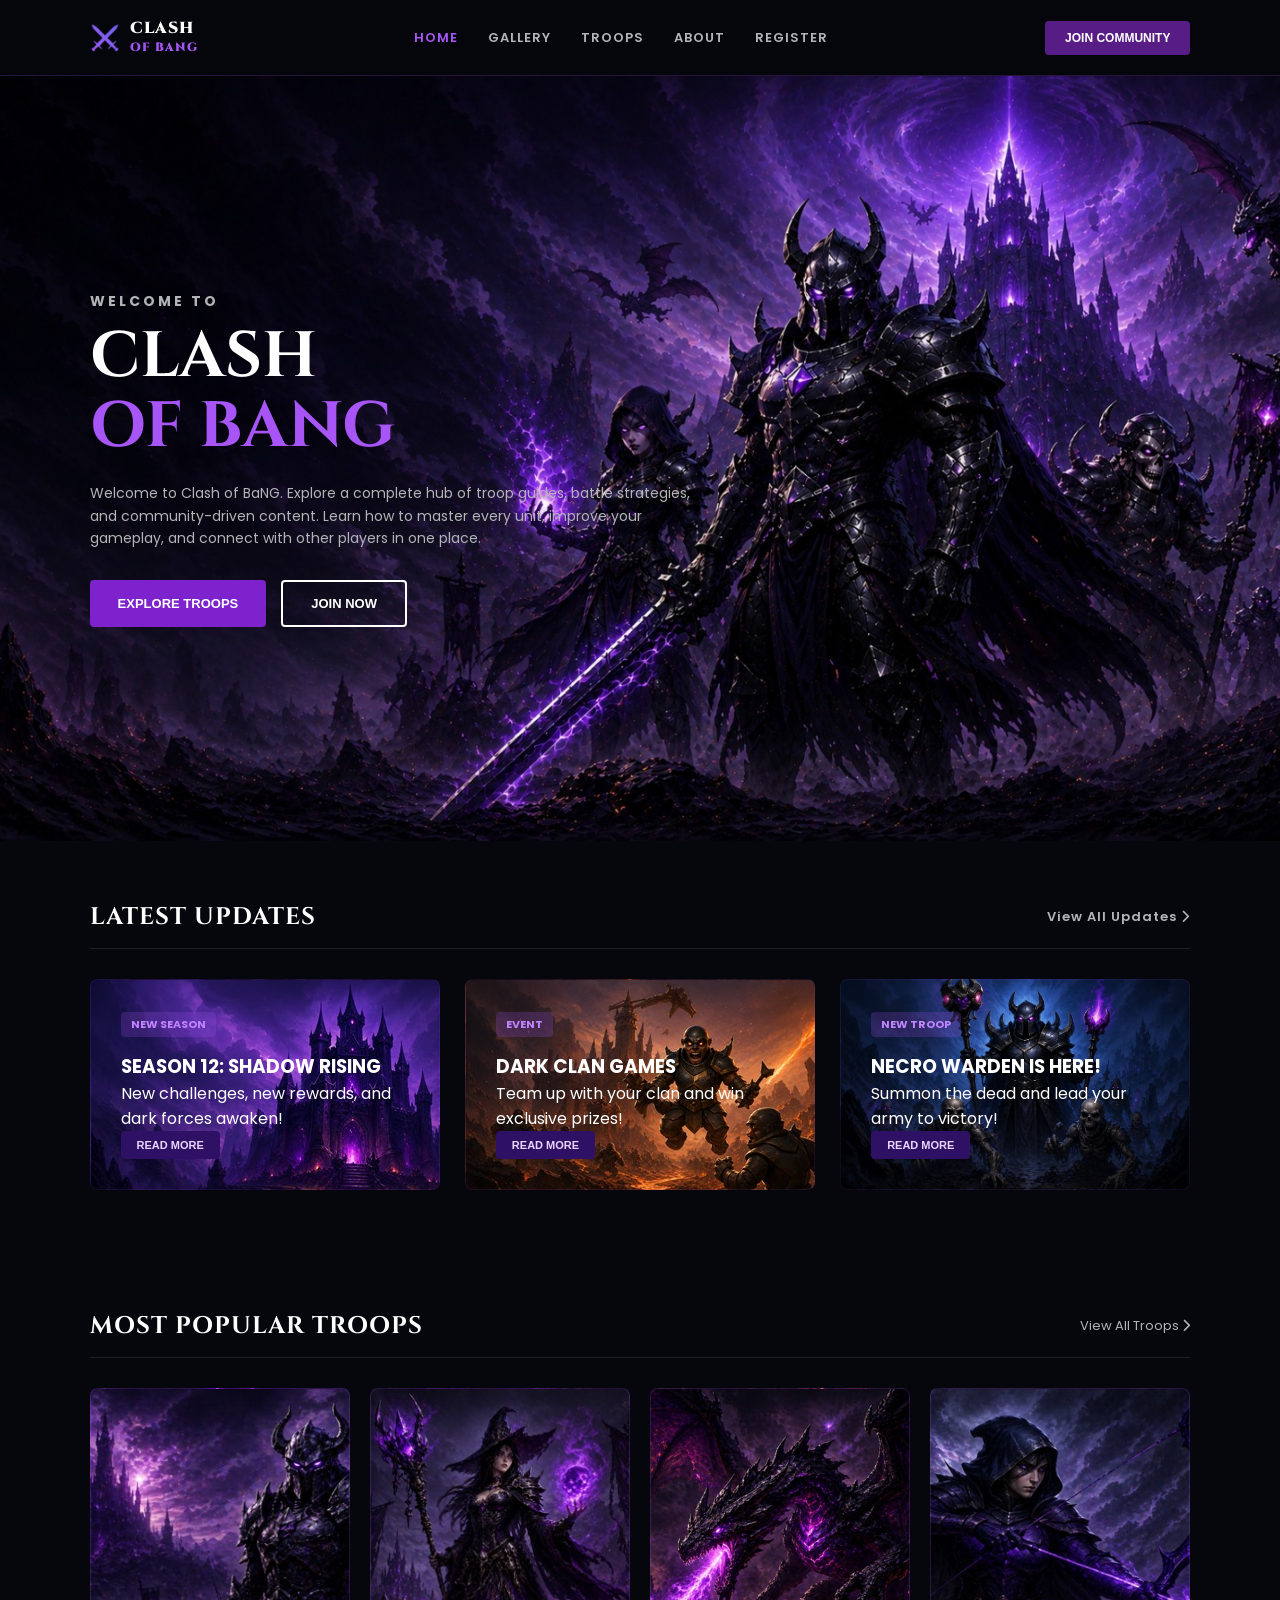
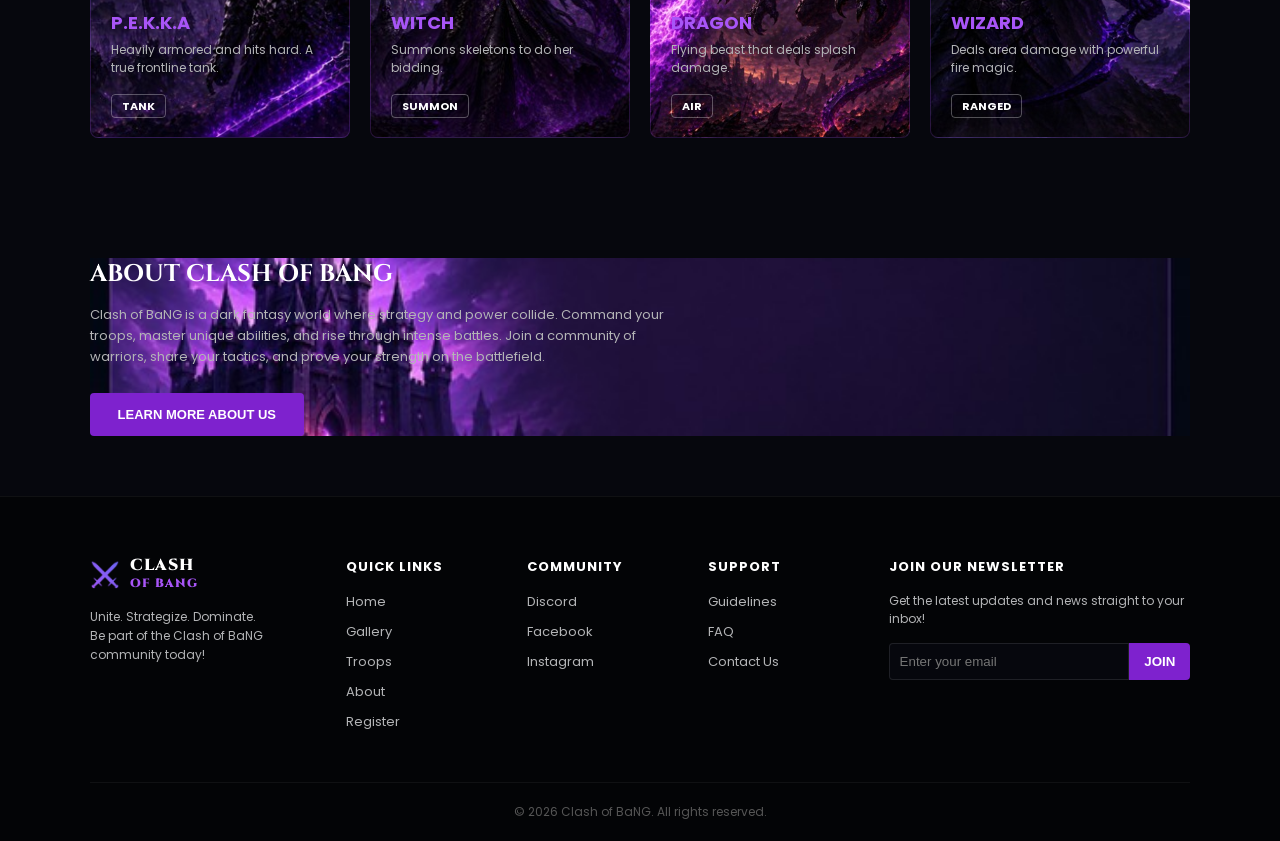
<file: index.html>
<!DOCTYPE html>
<html lang="id">
<head>
    <meta charset="UTF-8">
    <meta name="viewport" content="width=device-width, initial-scale=1.0">
    <title>Clash of BaNG - Dark Fantasy Community</title>
    <link href="https://fonts.googleapis.com/css2?family=Cinzel:wght@700;900&family=Poppins:wght@300;400;600;700&display=swap" rel="stylesheet">
    <link rel="stylesheet" href="https://cdnjs.cloudflare.com/ajax/libs/font-awesome/6.0.0/css/all.min.css">
    <link rel="stylesheet" href="style.css">
</head>
<body>

    <header class="navbar">
        <div class="logo" onclick="switchPage('home')">
            <div class="logo-icon">⚔️</div>
            <div class="logo-text">CLASH<br><span>OF BANG</span></div>
        </div>
        <nav>
            <a href="#" class="nav-link active" onclick="switchPage('home')">HOME</a>
            <a href="#" class="nav-link" onclick="switchPage('gallery')">GALLERY</a>
            <a href="#" class="nav-link" onclick="switchPage('troops')">TROOPS</a>
            <a href="#" class="nav-link" onclick="switchPage('about')">ABOUT</a>
            <a href="#" class="nav-link" onclick="switchPage('register')">REGISTER</a>
        </nav>
        <button id="nav-join-btn" class="btn-join" onclick="switchPage('register')">JOIN COMMUNITY</button>
    </header>

    <main id="page-home" class="page active">
        <section class="hero">
            <div class="hero-content">
                <h5>WELCOME TO</h5>
                <h1>CLASH <br><span class="purple-text">OF BANG</span></h1>
                <p>Welcome to Clash of BaNG. Explore a complete hub of troop guides, battle strategies, and community-driven content. Learn how to master every unit, improve your gameplay, and connect with other players in one place.</p>
                <div class="hero-buttons">
                    <button class="btn-primary" onclick="switchPage('troops')">EXPLORE TROOPS</button>
                   <button id="hero-join-btn" class="btn-secondary" onclick="switchPage('register')">JOIN NOW</button>
                </div>
            </div>
            <div class="hero-image">
                <div class="character-overlay"></div>
            </div>
        </section>

        <section class="updates-section">
            <div class="section-header">
                <h2>LATEST UPDATES</h2>
                <a href="#" class="nav-link" onclick="switchPage('readMore')">View All Updates <i class="fas fa-chevron-right"></i></a>
            </div>
            <div class="updates-grid">
                <div class="update-card1">
                    <span class="badge">NEW SEASON</span>
                    <h3>SEASON 12: SHADOW RISING</h3>
                    <p>New challenges, new rewards, and dark forces awaken!</p>
                    <button class="btn-readmore" onclick="switchPage('readMore')">READ MORE</button>
                </div>
                <div class="update-card2">
                    <span class="badge">EVENT</span>
                    <h3>DARK CLAN GAMES</h3>
                    <p>Team up with your clan and win exclusive prizes!</p>
                    <button class="btn-readmore" onclick="switchPage('readMore')">READ MORE</button>
                </div>
                <div class="update-card3">
                    <span class="badge">NEW TROOP</span>
                    <h3>NECRO WARDEN IS HERE!</h3>
                    <p>Summon the dead and lead your army to victory!</p>
                    <button class="btn-readmore" onclick="switchPage('readMore')">READ MORE</button>
                </div>
            </div>
        </section>

            

        <section class="popular-troops">
            <div class="section-header">
                <h2>MOST POPULAR TROOPS</h2>
                <a href="#" class="view-all" onclick="switchPage('troops')">View All Troops <i class="fas fa-chevron-right"></i></a>
            </div>
            <div class="troops-grid">
                <div class="troop-card card-peka">
                    <div class="card-content">
                        <h4>P.E.K.K.A</h4>
                        <p>Heavily armored and hits hard. A true frontline tank.</p>
                        <span class="troop-type">TANK</span>
                    </div>
                </div>
                <div class="troop-card card-witch">
                    <div class="card-content">
                        <h4>WITCH</h4>
                        <p>Summons skeletons to do her bidding.</p>
                        <span class="troop-type">SUMMON</span>
                    </div>
                </div>
                <div class="troop-card card-dragon">
                    <div class="card-content">
                        <h4>DRAGON</h4>
                        <p>Flying beast that deals splash damage.</p>
                        <span class="troop-type">AIR</span>
                    </div>
                </div>
                <div class="troop-card card-wizard">
                    <div class="card-content">
                        <h4>WIZARD</h4>
                        <p>Deals area damage with powerful fire magic.</p>
                        <span class="troop-type">RANGED</span>
                    </div>
                </div>
            </div>
        </section>

        <section class="about-summary">
            <div class="about-summary-banner">
                <div class="about-summary-text">
                    <h2>ABOUT CLASH OF BANG</h2>
                    <p>Clash of BaNG is a dark fantasy world where strategy and power collide. Command your troops, master unique abilities, and rise through intense battles. Join a community of warriors, share your tactics, and prove your strength on the battlefield.</p>
                    <button class="btn-primary" onclick="switchPage('about')">LEARN MORE ABOUT US</button>
                </div>
            </div>
        </section>
    </main>

    <main id="page-gallery" class="page">
        <section class="page-banner">
            <h5>EXPLORE THE WORLD</h5>
            <h1>GALLERY</h1>
            <p>Discover epic visuals, powerful characters, and </p>
            <p> dark fantasy world behind every battle.</p>
        </section>
        
        <div class="filter-container">
            <button class="filter-btn active" data-filter="all">ALL</button>
            <button class="filter-btn" data-filter="troops">TROOPS</button>
            <button class="filter-btn" data-filter="heroes">HEROES</button>
            <button class="filter-btn" data-filter="artwork">ARTWORK</button>
        </div>

    <section class="gallery-grid">
    <div class="gallery-item item-dark-knight" data-category="troops" onclick="bukaDetailGallery('DARK KNIGHT', 'gallery')">
        <span class="item-tag">TROOPS</span>
        <h3>DARK KNIGHT</h3>
        <p>A heavily armored warrior who delivers powerful melee attacks with unmatched strength.</p>
    </div>
    
    <div class="gallery-item item-shadow-archer" data-category="troops" onclick="bukaDetailGallery('SHADOW ARCHER', 'gallery')">
        <span class="item-tag">TROOPS</span>
        <h3>SHADOW ARCHER</h3>
        <p>A stealthy archer who attacks from a distance with speed and accuracy.</p>
    </div>
    
    <div class="gallery-item item-lava-golem" data-category="troops" onclick="bukaDetailGallery('LAVA GOLEM', 'gallery')">
        <span class="item-tag">TROOPS</span>
        <h3>LAVA GOLEM</h3>
    </div>
    
    <div class="gallery-item item-chaos-mage" data-category="heroes" onclick="bukaDetailGallery('CHAOS MAGE', 'gallery')">
        <span class="item-tag">HEROES</span>
        <h3>CHAOS MAGE</h3>
    </div>
    
    <div class="gallery-item item-ancient-altar" data-category="artwork" onclick="bukaDetailGallery('ANCIENT ALTAR', 'gallery')">
        <span class="item-tag">ARTWORK</span>
        <h3>ANCIENT ALTAR</h3>
    </div>
    
    <div class="gallery-item item-dark-world" data-category="artwork" onclick="bukaDetailGallery('DARK WORLD', 'gallery')">
        <span class="item-tag">ARTWORK</span>
        <h3>DARK WORLD</h3>
    </div>
</section>

    </main>

    <main id="page-troops" class="page">
        <section class="troops-banner">
            <h5>OUR</h5>
            <h1>TROOPS</h1>
            <p>Explore the might of our army. Hover over each troop to see their detailed stats and abilities.</p>
        </section>

        <div class="filter-container">
            <button class="filter-btn active" data-filter="all">ALL</button>
            <button class="filter-btn" data-filter="mle">MELEE</button>
            <button class="filter-btn" data-filter="rng">RANGED</button>
            <button class="filter-btn" data-filter="mgc">MAGIC</button>
            <button class="filter-btn" data-filter="fly">FLYING</button>
            <div class="sort-dropdown">
                <select>
                    <option>SORT BY: DEFAULT</option>
                </select>
            </div>
        </div>

<div class="gallery-grid">
    <div class="gallery-item item-dark-knight" data-category="mle" onclick="bukaDetailGallery('DARK KNIGHT', 'troops')">
        <span class="item-tag">MELEE</span>
        <h3>DARK KNIGHT</h3>
    </div>

    <div class="gallery-item item-shadow-archer" data-category="rng" onclick="bukaDetailGallery('SHADOW ARCHER', 'troops')">
        <span class="item-tag">RANGED</span>
        <h3>SHADOW ARCHER</h3>
    </div>

    <div class="gallery-item item-lava-golem" data-category="mle" onclick="bukaDetailGallery('LAVA GOLEM', 'troops')">
        <span class="item-tag">TANK</span>
        <h3>LAVA GOLEM</h3>
    </div>

    <div class="gallery-item item-chaos-mage" data-category="mgc" onclick="bukaDetailGallery('WITCH', 'troops')">
        <span class="item-tag">MAGIC</span>
        <h3>WITCH</h3>
    </div>

    <div class="gallery-item item-dark-world" data-category="fly" onclick="bukaDetailGallery('INFERNO DRAGON', 'troops')">
        <span class="item-tag">FLYING</span>
        <h3>INFERNO DRAGON</h3>
    </div>

    <div class="gallery-item item-ancient-altar" data-category="mgc" onclick="bukaDetailGallery('DARK WIZARD', 'troops')">
        <span class="item-tag">MAGIC</span>
        <h3>DARK WIZARD</h3>
    </div>
</div>
    </main>

    <main id="page-detail-gallery" class="page">
    <section class="about-full-section">
        <button id="btn-back-gallery" class="btn-readmore" style="margin-bottom: 20px; width: fit-content;">← BACK</button>
        
        <div class="profile-container" style="display: flex; gap: 40px; flex-wrap: wrap; margin-top: 10px;">
            
            <div class="profile-left" style="flex: 1; min-width: 300px; background: rgba(18, 19, 26, 0.8); padding: 30px; border-radius: 12px; border: 1px solid rgba(168, 85, 247, 0.2);">
                <span id="gallery-detail-tag" class="item-tag">TAG</span>
                <h1 id="gallery-detail-title" style="margin: 10px 0 25px 0; font-size: 36px; color: #fff; text-transform: uppercase; letter-spacing: 1px;">NAMA HERO</h1>
                
                <h3 style="color: #9333ea; margin-bottom: 15px; font-size: 18px;">HERO STATISTICS</h3>
                
                <div class="stat-group" style="margin-bottom: 15px;">
                    <div style="display: flex; justify-content: space-between; margin-bottom: 5px; color: #b3b4b6; font-size: 14px;">
                        <span>ATTACK POWER</span><span id="stat-atk-val">0%</span>
                    </div>
                    <div style="background: #1e1b29; height: 10px; border-radius: 5px; overflow: hidden;">
                        <div id="stat-atk-bar" style="background: #ef4444; height: 100%; width: 0%; transition: width 0.8s ease-in-out;"></div>
                    </div>
                </div>

                <div class="stat-group" style="margin-bottom: 15px;">
                    <div style="display: flex; justify-content: space-between; margin-bottom: 5px; color: #b3b4b6; font-size: 14px;">
                        <span>DEFENSE / HEALTH</span><span id="stat-def-val">0%</span>
                    </div>
                    <div style="background: #1e1b29; height: 10px; border-radius: 5px; overflow: hidden;">
                        <div id="stat-def-bar" style="background: #22c55e; height: 100%; width: 0%; transition: width 0.8s ease-in-out;"></div>
                    </div>
                </div>

                <div class="stat-group" style="margin-bottom: 15px;">
                    <div style="display: flex; justify-content: space-between; margin-bottom: 5px; color: #b3b4b6; font-size: 14px;">
                        <span>SPEED / AGILITY</span><span id="stat-spd-val">0%</span>
                    </div>
                    <div style="background: #1e1b29; height: 10px; border-radius: 5px; overflow: hidden;">
                        <div id="stat-spd-bar" style="background: #3b82f6; height: 100%; width: 0%; transition: width 0.8s ease-in-out;"></div>
                    </div>
                </div>
            </div>

            <div class="profile-right" style="flex: 2; min-width: 300px; background: rgba(18, 19, 26, 0.5); padding: 30px; border-radius: 12px; border: 1px solid rgba(255, 255, 255, 0.05);">
                <h3 style="color: #9333ea; margin-bottom: 10px; font-size: 18px;">HERO LORE</h3>
                <div id="gallery-detail-content" style="color: #b3b4b6; line-height: 1.6; font-size: 15px; margin-bottom: 30px;">
                    </div>
                
                <h3 style="color: #9333ea; margin-bottom: 15px; font-size: 18px;">SPECIAL ABILITIES</h3>
                <div id="gallery-detail-skills" style="display: flex; flex-direction: column; gap: 15px;">
                    </div>
            </div>

        </div>
    </section>
</main>

 <main id="page-readMore" class="page">
        <section class="read-more-section">
            <div class="read-more-art"></div>
            <h1>EVENT OF CLASH OF BANG</h1>
            <div class="read-more-box ">
                <p>This slide is a daily event that may change or disappear at any time. 
                    Expect these events to occur within a certain timeframe. Keep playing 
                    Clash of Clans to make the most of your free time..</p>
                <br>
                <p>Our mission is to create a space where both new and experienced players 
                    can discover guides, enjoy stunning artwork, and connect with others who share the same interest.
                     With a focus on dark troops and immersive gameplay, Clash of BaNG continues to grow as a hub for strategy, exploration, and community.</p>
            </div>
        </section>
    </main>

    <main id="page-about" class="page">
        <section class="about-full-section">
            <div class="about-header-art"></div>
            <h1>ABOUT CLASH OF BANG</h1>
            <div class="about-box">
                <p>Clash of BaNG is a growing fantasy community inspired by a clash-style universe where strategy and creativity come together. What started as a small forum has evolved into a platform where players can explore powerful troops, learn battle strategies, and share their passion for the game.</p>
                <br>
                <p>Our mission is to create a space where both new and experienced players can discover guides, enjoy stunning artwork, and connect with others who share the same interest. With a focus on dark troops and immersive gameplay, Clash of BaNG continues to grow as a hub for strategy, exploration, and community.</p>
            </div>
        </section>
    </main>

    <main id="page-register" class="page">
        <section class="form-section">
            <h5>JOIN THE BATTLE</h5>
            <h1>CREATE YOUR LEGEND</h1>
            
            <div class="form-box">
                <h2>REGISTER NOW</h2>
                <p class="form-subtitle">Fill in the form below to create your account.</p>
                
                <form onsubmit="event.preventDefault();  handleRegister();">
                    <div class="input-group">
                        <label>Username</label>
                        <input type="text" id="reg-username" placeholder="Enter your username" required>
                    </div>
                    <div class="input-group">
                        <label>Email address</label>
                        <input type="email" id="reg-email" placeholder="Enter your email" required>
                    </div>
                    <div class="input-group">
                        <label>Password</label>
                        <input type="password" id="reg-password" placeholder="Enter your password" required>
                    </div>
                    <div class="input-group">
                        <label>Country</label>
                        <input type="text" placeholder="Enter your country" required>
                    </div>
                    
                    <div class="checkbox-group">
                        <input type="checkbox" id="terms" required>
                        <label for="terms">I agree to the <a href="#">Terms & Conditions</a> and <a href="#">Privacy Policy</a></label>
                    </div>
                    
                    <button type="submit" class="btn-submit">CREATE ACCOUNT</button>
                </form>
                <p class="switch-form-text">Already have an account? <a href="#" onclick="switchPage('login')">Login here</a></p>
            </div>
        </section>
    </main>

   <main id="page-login" class="page">
    <section class="form-section">
        <h5>JOIN THE BATTLE</h5>
        <h1>CREATE YOUR LEGEND</h1>
        
        <div class="form-box">
            <h2>LOGIN NOW</h2>
            <p class="form-subtitle">Fill in the form below to login your account.</p>
            
            <form onsubmit="event.preventDefault(); handleLogin();">
                <div class="input-group">
                    <label>Username</label>
                    <input type="text" id="login-username" placeholder="Enter your username" required>
                </div>
                <div class="input-group">
                    <label>Email address</label>
                    <input type="email" placeholder="Enter your email" required>
                </div>
                <div class="input-group">
                    <label>Password</label>
                    <input type="password" id="login-password" placeholder="Enter your password" required>
                </div>
                
                <button type="submit" class="btn-submit">LOGIN</button>
            </form>
            <p class="switch-form-text">Don't have an account? <a href="#" onclick="switchPage('register')">Create here</a></p>
        </div>
    </section>
</main>

    <footer>
        <div class="footer-top">
            <div class="footer-info">
                <div class="logo">
                    <div class="logo-icon">⚔️</div>
                    <div class="logo-text">CLASH<br><span>OF BANG</span></div>
                </div>
                <p>Unite. Strategize. Dominate.<br>Be part of the Clash of BaNG community today!</p>
            </div>
            <div class="footer-links">
                <h4>QUICK LINKS</h4>
                <a href="#" onclick="switchPage('home')">Home</a>
                <a href="#" onclick="switchPage('gallery')">Gallery</a>
                <a href="#" onclick="switchPage('troops')">Troops</a>
                <a href="#" onclick="switchPage('about')">About</a>
                <a href="#" onclick="switchPage('register')">Register</a>
            </div>
            <div class="footer-links">
                <h4>COMMUNITY</h4>
                <a href="#">Discord</a>
                <a href="#">Facebook</a>
                <a href="#">Instagram</a>
            </div>
            <div class="footer-links">
                <h4>SUPPORT</h4>
                <a href="#">Guidelines</a>
                <a href="#">FAQ</a>
                <a href="#">Contact Us</a>
            </div>
            <div class="footer-newsletter">
                <h4>JOIN OUR NEWSLETTER</h4>
                <p>Get the latest updates and news straight to your inbox!</p>
                <div class="newsletter-input">
                    <input type="email" placeholder="Enter your email">
                    <button onclick="alert('Terima kasih telah berlangganan!')">JOIN</button>
                </div>
            </div>
        </div>
        <div class="footer-bottom">
            <p>© 2026 Clash of BaNG. All rights reserved.</p>
        </div>
    </footer>

    <script src="script.js"></script>
</body>
</html>
</file>
<file: style.css>
/* RESET & BASE STYLES */
* {
    margin: 0;
    padding: 0;
    box-sizing: border-box;
}

body {
    background-color: #06070d;
    color: #ffffff;
    font-family: 'Poppins', sans-serif;
    overflow-x: hidden;
}

/* KATA KUNCI WARNA */
.purple-text {
    color: #a855f7;
}

/* NAVBAR */
.navbar {
    display: flex;
    justify-content: space-between;
    align-items: center;
    padding: 20px 7%;
    background-color: rgba(6, 7, 13, 0.95);
    border-bottom: 1px solid rgba(168, 85, 247, 0.2);
    position: sticky;
    top: 0;
    z-index: 1000;
}

.logo {
    display: flex;
    align-items: center;
    gap: 10px;
    cursor: pointer;
}

.logo-icon {
    font-size: 24px;
    background: linear-gradient(45deg, #a855f7, #6366f1);
    -webkit-background-clip: text;
    -webkit-text-fill-color: transparent;
}

.logo-text {
    font-family: 'Cinzel', serif;
    font-weight: 900;
    font-size: 16px;
    line-height: 1.1;
    letter-spacing: 1px;
}

.logo-text span {
    color: #a855f7;
    font-size: 12px;
}

nav {
    display: flex;
    gap: 30px;
}

.nav-link {
    color: #b3b4b6;
    text-decoration: none;
    font-size: 13px;
    font-weight: 600;
    letter-spacing: 1px;
    transition: 0.3s;
}

.nav-link:hover, .nav-link.active {
    color: #a855f7;
}

.btn-join {
    background-color: #581c87;
    color: white;
    border: none;
    padding: 10px 20px;
    font-size: 12px;
    font-weight: bold;
    border-radius: 4px;
    cursor: pointer;
    transition: 0.3s;
}

.btn-join:hover {
    background-color: #7e22ce;
    box-shadow: 0 0 15px rgba(168, 85, 247, 0.5);
}

/* Sembunyikan halaman non-aktif */ 
.page {
    display: none;
}

.page.active {
    display: block;
}

/* HOME PAGE STYLES */
.hero {
    display: flex;
    min-height: 85vh;
    padding: 0 7%;
    align-items: center;
    background: url('gambar/bg.jpeg') no-repeat center center/cover;
}

.hero-content {
    flex: 1;
    max-width: 600px;
}

.hero-content h5 {
    font-size: 14px;
    letter-spacing: 3px;
    color: #b3b4b6;
    margin-bottom: 10px;
}

.hero-content h1 {
    font-family: 'Cinzel', serif;
    font-size: 64px;
    line-height: 1.1;
    margin-bottom: 20px;
}

.hero-content p {
    color: #b3b4b6;
    font-size: 14px;
    line-height: 1.6;
    margin-bottom: 30px;
}

.hero-buttons {
    display: flex;
    gap: 15px;
}


.btn-primary {
    background-color: #7e22ce;
    color: white;
    border: none;
    padding: 14px 28px;
    font-weight: bold;
    border-radius: 4px;
    cursor: pointer;
    font-size: 13px;
    transition: 0.3s;
}

.btn-primary:hover {
    background-color: #9333ea;
    box-shadow: 0 0 15px rgba(168, 85, 247, 0.6);
}

.btn-secondary {
    background-color: transparent;
    color: white;
    border: 2px solid #ffffff;
    padding: 14px 28px;
    font-weight: bold;
    border-radius: 4px;
    cursor: pointer;
    font-size: 13px;
    transition: 0.3s;
}

.btn-secondary:hover {
    background-color: white;
    color: #06070d;
}

/*.hero-image {
    flex: 1;
    height: 500px;
    background: url('gambar/hogrider.jpg') ;
    border-radius: 12px;
    box-shadow: inset 0 0 50px #06070d, 0 0 30px rgba(168, 85, 247, 0.2);
}

/* SECTIONS */
.updates-section, .popular-troops, .about-summary {
    padding: 60px 7%;
}

.section-header {
    display: flex;
    justify-content: space-between;
    align-items: center;
    margin-bottom: 30px;
    border-bottom: 1px solid rgba(255,255,255,0.1);
    padding-bottom: 15px;
    
}

.section-header h2 {
    font-family: 'Cinzel', serif;
    font-size: 24px;
    letter-spacing: 1px;
}

.view-all {
    color: #b3b4b6;
    text-decoration: none;
    font-size: 13px;
}

.view-all:hover {
    color: #a855f7;
}

/* UPDATES GRID */
.updates-grid {
    display: grid;
    grid-template-columns: repeat(3, 1fr);
    gap: 25px;
}

.update-card1 {
    background: linear-gradient(135deg, #12131a, #0b0c10);
    padding: 30px;
    border-radius: 8px;
    border: 1px solid rgba(168, 85, 247, 0.1);
    position: relative;
    overflow: hidden;
    background: url('gambar/newseosen.jpeg') ;
    
}

.update-card2 {
    background: linear-gradient(135deg, #12131a, #0b0c10);
    padding: 30px;
    border-radius: 8px;
    border: 1px solid rgba(168, 85, 247, 0.1);
    position: relative;
    overflow: hidden;
    background: url('gambar/event.jpeg') ;
}

.update-card3 {
    background: linear-gradient(135deg, #12131a, #0b0c10);
    padding: 30px;
    border-radius: 8px;
    border: 1px solid rgba(168, 85, 247, 0.1);
    position: relative;
    overflow: hidden;
    background: url('gambar/newtrop.jpeg') ;
    background-size: cover;     
    background-position: center;
}


.update-card::before {
    content: '';
    position: absolute;
    top: 0; left: 0; width: 100%; height: 3px;
    background: #a855f7;
}

.badge {
    background-color: rgba(168, 85, 247, 0.2);
    color: #c084fc;
    padding: 4px 10px;
    border-radius: 4px;
    font-size: 11px;
    font-weight: bold;
    display: inline-block;
    margin-bottom: 15px;
}

.update-card h3 {
    font-size: 18px;
    margin-bottom: 10px;
}

.update-card p {
    color: #b3b4b6;
    font-size: 13px;
    line-height: 1.5;
    margin-bottom: 20px;
}

.btn-readmore {
    background: #2e1065;
    color: #e9d5ff;
    border: none;
    padding: 8px 16px;
    font-size: 11px;
    font-weight: bold;
    border-radius: 4px;
    cursor: pointer;
}

/* TROOPS */
.troops-grid {
    display: grid;
    grid-template-columns: repeat(4, 1fr);
    gap: 20px;
}

.troop-card {
    height: 350px;
    border-radius: 8px;
    position: relative;
    display: flex;
    align-items: flex-end;
    padding: 20px;
    background-size: cover;
    background-position: center;
    border: 1px solid rgba(168, 85, 247, 0.2);
    overflow: hidden;
    transition: 0.3s;
}

.troop-card:hover {
    transform: translateY(-5px);
    box-shadow: 0 0 20px rgba(168, 85, 247, 0.4);
}

.card-peka { background-image:  url('gambar/darkNight.jpeg')  ; 
background-position:fill;
}
.card-witch { background-image: url('gambar/witch.jpeg'); }
.card-dragon { background-image:  url('gambar/dragon.jpeg'); }
.card-wizard { background-image:  url('gambar/wizard.jpeg'); }

.card-content h4 {
    font-size: 18px;
    color: #a855f7;
    margin-bottom: 5px;
}

.card-content p {
    font-size: 12px;
    color: #b3b4b6;
    margin-bottom: 15px;
}

.troop-type {
    font-size: 11px;
    font-weight: bold;
    border: 1px solid rgba(255,255,255,0.3);
    padding: 3px 10px;
    border-radius: 4px;
}

/* ABOUT  */
.about-summary-banner {
    background-size: cover;
    background-position: center;
    position: center;
    background: url('gambar/abouthome.jpeg') no-repeat center center/cover ;
    
}

.about-summary-text {
    max-width: 600px;
    
}

.about-summary-text h2 {
    font-family: 'Cinzel', serif;
    margin-bottom: 15px;
}

.about-summary-text p {
    font-size: 13px;
    color: #b3b4b6;
    line-height: 1.6;
    margin-bottom: 25px;
}
/*  read more STYLES  */
.read-more-section {
    padding: 60px 20%;
    text-align: center;
}

.read-more-art {
    height: 250px;
    background: url('gambar/bgHome.jpeg') center/cover;
    border-radius: 12px;
    margin-bottom: 40px;
    border: 1px solid rgba(168, 85, 247, 0.3);
}

.about-full-section h1 { font-family: 'Cinzel', serif; margin-bottom: 30px; }

.read-more-box {
    background: #12131a;
    border: 1px solid rgba(168, 85, 247, 0.2);
    padding: 40px;
    border-radius: 8px;
    text-align: left;
    line-height: 1.7;
    color: #b3b4b6;
}

/* GENERIC PAGE BANNER (GALLERY & TROOPS) */
.page-banner {
    text-align: center;
    padding: 80px 7%;
    background-size: cover;
    background-position: center;
    position: center;
    background: url('gambar/bgGalery.png') no-repeat center center/cover ;
}

.troops-banner {
    text-align: center;
    padding: 80px 7%;
    background-size: cover;
    background-position: center;
    position: relative;
    background: url('gambar/bgtroops.png') no-repeat center center/cover ;
}

.gallery-item {
    border: 1px solid rgba(168, 85, 247, 0.15);
    padding: 30px;
    border-radius: 8px;
    min-height: 220px;
    display: flex;
    flex-direction: column;
    justify-content: flex-end;
    cursor: pointer; 
    transition: transform 0.2s ease, border-color 0.2s ease;
    
    background-size: cover !important;
    background-position: center right !important;
    background-repeat: no-repeat !important;
}

.item-dark-knight { 
    background: linear-gradient(90deg, #12131a 45%, rgba(11, 12, 16, 0.1) 100%), url('gambar/darkNight.jpeg') !important; 
}
.item-shadow-archer { 
    background: linear-gradient(90deg, #12131a 45%, rgba(11, 12, 16, 0.1) 100%), url('gambar/witch.jpeg') !important; 
}
.item-lava-golem { 
    background: linear-gradient(90deg, #12131a 45%, rgba(11, 12, 16, 0.1) 100%), url('gambar/dragon.jpeg') !important; 
}
.item-chaos-mage { 
    background: linear-gradient(90deg, #12131a 45%, rgba(11, 12, 16, 0.1) 100%), url('gambar/wizard.jpeg') !important; 
}
.item-ancient-altar { 
    background: linear-gradient(90deg, #12131a 45%, rgba(11, 12, 16, 0.1) 100%), url('gambar/event.jpeg') !important; 
}
.item-dark-world { 
    background: linear-gradient(90deg, #12131a 45%, rgba(11, 12, 16, 0.1) 100%), url('gambar/newtrop.jpeg') !important; 
}

.troops-bg { background: url('gambar/bgtroops.png') no-repeat center center/cover; }

.page-banner h5 { color: #a855f7; letter-spacing: 3px; margin-bottom: 5px;}
.page-banner h1 { font-family: 'Cinzel', serif; font-size: 48px; margin-bottom: 15px;}
.page-banner p { max-width: 600px; margin: 0 auto; color: #b3b4b6; font-size: 14px;}

/* FILTER CONTROLS */
.filter-container {
    display: flex;
    justify-content: center;
    gap: 15px;
    margin: 30px 7%;
    position: relative;
}

.filter-btn {
    background: #12131a;
    color: white;
    border: 1px solid rgba(255,255,255,0.1);
    padding: 10px 24px;
    border-radius: 4px;
    cursor: pointer;
    font-weight: 600;
    font-size: 12px;
}

.filter-btn.active, .filter-btn:hover {
    background: #7e22ce;
    border-color: #a855f7;
}

.sort-dropdown {
    position: absolute;
    right: 0;
}

.sort-dropdown select {
    background: #12131a;
    color: white;
    border: 1px solid rgba(255,255,255,0.1);
    padding: 10px 15px;
    border-radius: 4px;
}

/* GALLERY / TROOPS */


.gallery-grid {
    display: grid;
    grid-template-columns: repeat(3, 1fr);
    gap: 25px;
    padding: 0 7% 60px 7%;
}

.gallery-item {
    background: linear-gradient(180deg, #12131a, #0b0c10);
    border: 1px solid rgba(168, 85, 247, 0.15);
    padding: 30px;
    border-radius: 8px;
    min-height: 220px;
    display: flex;
    flex-direction: column;
    justify-content: flex-end;
    
    cursor: pointer; 
    transition: transform 0.2s ease, border-color 0.2s ease;
}

.gallery-item:hover {
    transform: translateY(-2px);
    border-color: rgba(168, 85, 247, 0.4);
}

.item-tag {
    color: #c084fc;
    font-size: 11px;
    font-weight: bold;
    letter-spacing: 1px;
    margin-bottom: 10px;
}

.gallery-item h3 { font-size: 20px; margin-bottom: 10px; }
.gallery-item p { color: #b3b4b6; font-size: 13px; line-height: 1.5; }

/* ABOUT PAGE STYLES  */
.about-full-section {
  text-align: center;
    padding: 80px 7%;
    background-size: cover;
    background-position: center;
    position: center;
    background: url('gambar/bgGalery.png') no-repeat center center/cover ;
}

.about-header-art {
    background-size: cover;
    background-position: center;
    position: center;
    background: url('gambar/bgGalery.png') no-repeat center center/cover ;
}
 



.about-full-section h1 { font-family: 'Cinzel', serif; margin-bottom: 30px; }

.about-box {
    background: #12131a;
    border: 1px solid rgba(168, 85, 247, 0.2);
    padding: 40px;
    border-radius: 8px;
    text-align: left;
    line-height: 1.7;
    color: #b3b4b6;
}

/*  REGISTER & LOGIN STYLES */
.form-section {
    text-align: center;
    padding: 60px 7%;
}

.form-section h5 { color: #a855f7; letter-spacing: 2px; }
.form-section h1 { font-family: 'Cinzel', serif; margin-bottom: 40px; }

.form-box {
    background: url('gambar/darkWorld.png');
    border: 1px solid rgba(168, 85, 247, 0.2);
    max-width: 500px;
    margin: 0 auto;
    padding: 40px;
    border-radius: 8px;
    text-align: left;
}

.form-box h2 { font-size: 22px; text-align: center; margin-bottom: 5px; }
.form-subtitle { text-align: center; color: #b3b4b6; font-size: 13px; margin-bottom: 30px; }

.input-group {
    margin-bottom: 20px;
}

.input-group label {
    display: block;
    font-size: 12px;
    color: #b3b4b6;
    margin-bottom: 8px;
}

.input-group input {
    width: 100%;
    background: #06070d;
    border: 1px solid rgba(255,255,255,0.1);
    padding: 12px;
    border-radius: 4px;
    color: white;
}

.checkbox-group {
    display: flex;
    align-items: center;
    gap: 10px;
    font-size: 12px;
    color: #b3b4b6;
    margin-bottom: 25px;
}

.checkbox-group a { color: #a855f7; text-decoration: none; }

.btn-submit {
    width: 100%;
    background: #7e22ce;
    color: white;
    border: none;
    padding: 14px;
    font-weight: bold;
    border-radius: 4px;
    cursor: pointer;
}

.switch-form-text {
    text-align: center;
    font-size: 13px;
    color: #b3b4b6;
    margin-top: 20px;
}

.switch-form-text a { color: #a855f7; text-decoration: none; }

/* FOOTER */
footer {
    background-color: #030406;
    padding: 60px 7% 20px 7%;
    border-top: 1px solid rgba(255,255,255,0.05);
}

.footer-top {
    display: grid;
    grid-template-columns: 1.5fr 1fr 1fr 1fr 2fr;
    gap: 30px;
    margin-bottom: 40px;
}

.footer-info p {
    font-size: 12px;
    color: #b3b4b6;
    margin-top: 15px;
    line-height: 1.6;
}

.footer-links h4, .footer-newsletter h4 {
    font-size: 13px;
    letter-spacing: 1px;
    margin-bottom: 15px;
    color: #ffffff;
}

.footer-links a {
    display: block;
    color: #b3b4b6;
    text-decoration: none;
    font-size: 13px;
    margin-bottom: 10px;
}

.footer-links a:hover { color: #a855f7; }

.footer-newsletter p { font-size: 12px; color: #b3b4b6; margin-bottom: 15px; }

.newsletter-input {
    display: flex;
}

.newsletter-input input {
    background: #06070d;
    border: 1px solid rgba(255,255,255,0.1);
    padding: 10px;
    color: white;
    border-radius: 4px 0 0 4px;
    flex: 1;
}

.newsletter-input button {
    background: #7e22ce;
    color: white;
    border: none;
    padding: 0 15px;
    border-radius: 0 4px 4px 0;
    cursor: pointer;
    font-weight: bold;
}

.footer-bottom {
    text-align: center;
    border-top: 1px solid rgba(255,255,255,0.05);
    padding-top: 20px;
    font-size: 12px;
    color: #555;
}
</file>
